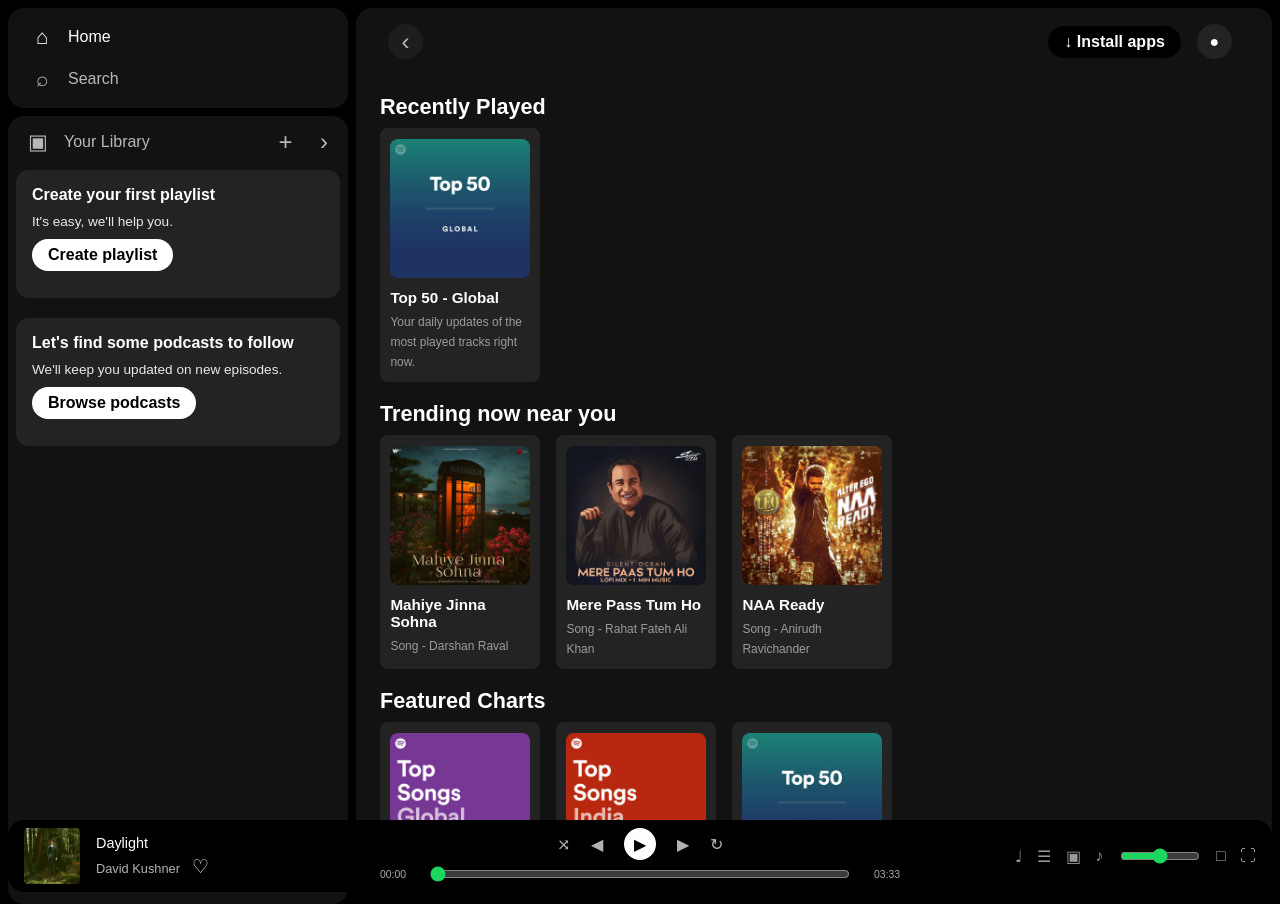
<file: index.html>
<!DOCTYPE html>
<html lang="en">
<head>
    <meta charset="UTF-8">
    <meta name="viewport" content="width=device-width, initial-scale=1.0">
    <meta name="description" content="A Spotify-inspired music player interface">
    <title>My Music App</title>
    <link rel="stylesheet" href="./style.css">
</head>
<body>
    <main class="main">
        <aside class="sidebar">
            <nav class="nav" aria-label="Primary navigation">
                <a class="nav-option active" href="#">
                    <span class="icon" aria-hidden="true">⌂</span>
                    <span>Home</span>
                </a>
                <a class="nav-option" href="#">
                    <span class="icon" aria-hidden="true">⌕</span>
                    <span>Search</span>
                </a>
            </nav>

            <section class="library">
                <div class="option">
                    <a class="nav-option lib-option" href="#">
                        <span class="icon" aria-hidden="true">▣</span>
                        <span>Your Library</span>
                    </a>
                    <div class="icons" aria-label="Library actions">
                        <button type="button" aria-label="Add playlist">+</button>
                        <button type="button" aria-label="Next">›</button>
                    </div>
                </div>

                <div class="lib-box">
                    <div class="box">
                        <p class="box-p1">Create your first playlist</p>
                        <p class="box-p2">It's easy, we'll help you.</p>
                        <button class="badge" type="button">Create playlist</button>
                    </div>

                    <div class="box">
                        <p class="box-p1">Let's find some podcasts to follow</p>
                        <p class="box-p2">We'll keep you updated on new episodes.</p>
                        <button class="badge" type="button">Browse podcasts</button>
                    </div>
                </div>
            </section>
        </aside>

        <section class="main_content">
            <header class="sticky-nav">
                <div class="sticky-nav-icon">
                    <button class="nav-img" type="button" aria-label="Go back">‹</button>
                    <button class="nav-img forward hide" type="button" aria-label="Go forward">›</button>
                </div>

                <div class="sticky-nav-option">
                    <button class="badge nav-item premium hide" type="button">Explore Premium</button>
                    <button class="badge nav-item dark-badge" type="button">
                        <span aria-hidden="true">↓</span> Install apps
                    </button>
                    <button class="user-button nav-item" type="button" aria-label="User account">●</button>
                </div>
            </header>

            <section>
                <h2>Recently Played</h2>
                <div class="cards-container">
                    <article class="card">
                        <img src="./assets/card1img.jpeg.png" class="card-img" alt="Top 50 Global">
                        <h3 class="card-title">Top 50 - Global</h3>
                        <p class="card-info">Your daily updates of the most played tracks right now.</p>
                    </article>
                </div>
            </section>

            <section>
                <h2>Trending now near you</h2>
                <div class="cards-container">
                    <article class="card">
                        <img src="./assets/card2img.jpeg.png" class="card-img" alt="Mahiye Jinna Sohna">
                        <h3 class="card-title">Mahiye Jinna Sohna</h3>
                        <p class="card-info">Song - Darshan Raval</p>
                    </article>

                    <article class="card">
                        <img src="./assets/card3img.jpeg.png" class="card-img" alt="Mere Pass Tum Ho">
                        <h3 class="card-title">Mere Pass Tum Ho</h3>
                        <p class="card-info">Song - Rahat Fateh Ali Khan</p>
                    </article>

                    <article class="card">
                        <img src="./assets/card4img.jpeg.png" class="card-img" alt="NAA Ready">
                        <h3 class="card-title">NAA Ready</h3>
                        <p class="card-info">Song - Anirudh Ravichander</p>
                    </article>
                </div>
            </section>

            <section>
                <h2>Featured Charts</h2>
                <div class="cards-container">
                    <article class="card">
                        <img src="./assets/card5img.jpeg.png" class="card-img" alt="Top Songs Global">
                        <h3 class="card-title">Top Songs - Global</h3>
                        <p class="card-info">Your weekly updates of the most played tracks right now.</p>
                    </article>

                    <article class="card">
                        <img src="./assets/card6img.jpeg.png" class="card-img" alt="Top Songs India">
                        <h3 class="card-title">Top Songs - India</h3>
                        <p class="card-info">Your weekly updates of the most played tracks right now.</p>
                    </article>

                    <article class="card">
                        <img src="./assets/card1img.jpeg.png" class="card-img" alt="Top 50 Global">
                        <h3 class="card-title">Top 50 - Global</h3>
                        <p class="card-info">Your daily updates of the most played tracks right now.</p>
                    </article>
                </div>
            </section>

            <footer class="footer">
                <div class="line"></div>
            </footer>
        </section>

        <footer class="music-player">
            <div class="album">
                <img src="./assets/song.png" class="play-song-img" alt="Daylight album art">
                <div class="track-details">
                    <h3 class="track-title">Daylight</h3>
                    <p class="artist-name">David Kushner <button class="heart" type="button" aria-label="Like song">♡</button></p>
                </div>
            </div>

            <div class="player">
                <div class="player-control" aria-label="Playback controls">
                    <button type="button" class="player-control-icon" aria-label="Shuffle">⤨</button>
                    <button type="button" class="player-control-icon" aria-label="Previous">◀</button>
                    <button type="button" class="player-control-icon play" aria-label="Play">▶</button>
                    <button type="button" class="player-control-icon" aria-label="Next">▶</button>
                    <button type="button" class="player-control-icon" aria-label="Repeat">↻</button>
                </div>

                <div class="playback-bar">
                    <span class="curr-time">00:00</span>
                    <input type="range" min="0" max="100" value="0" class="progress-bar" aria-label="Song progress">
                    <span class="tot-time">03:33</span>
                </div>
            </div>

            <div class="control">
                <div class="control-icon">
                    <button class="play-icon" type="button" aria-label="Microphone">♩</button>
                    <button class="play-icon" type="button" aria-label="Queue">☰</button>
                    <button class="play-icon" type="button" aria-label="Connect to device">▣</button>
                    <button class="play-icon" type="button" aria-label="Volume">♪</button>
                    <input type="range" min="0" max="100" value="50" class="volume" aria-label="Volume">
                    <button class="play-icon" type="button" aria-label="Mini player">□</button>
                    <button class="play-icon" type="button" aria-label="Fullscreen">⛶</button>
                </div>
            </div>
        </footer>
    </main>
</body>
</html>
</file>
<file: style.css>
* {
    box-sizing: border-box;
}

html,
body {
    margin: 0;
    min-height: 100%;
}

body {
    font-family: Arial, Helvetica, sans-serif;
    background: #000;
    color: #fff;
    overflow: hidden;
}

button,
input {
    font: inherit;
}

button {
    border: 0;
    cursor: pointer;
}

.main {
    display: flex;
    height: 100vh;
    padding: 0.5rem;
    gap: 0.5rem;
}

.sidebar {
    width: 340px;
    min-width: 240px;
    background: #000;
    border-radius: 1rem;
}

.nav,
.library {
    background: #121212;
    border-radius: 1rem;
}

.nav {
    display: flex;
    flex-direction: column;
    justify-content: center;
    min-height: 100px;
    padding: 0.3rem 0.75rem;
}

.nav-option {
    display: flex;
    align-items: center;
    gap: 1rem;
    min-height: 2.6rem;
    padding: 0.3rem 0.75rem;
    color: #fff;
    text-decoration: none;
    opacity: 0.7;
}

.nav-option:hover,
.nav-option.active {
    opacity: 1;
}

.icon {
    display: inline-flex;
    width: 1.25rem;
    justify-content: center;
    font-size: 1.3rem;
}

.library {
    height: calc(100vh - 112px);
    margin-top: 0.5rem;
    padding: 0.3rem 0.5rem;
}

.option {
    display: flex;
    align-items: center;
    justify-content: space-between;
}

.lib-option {
    flex: 1;
}

.icons {
    display: flex;
    gap: 0.4rem;
}

.icons button {
    width: 2rem;
    height: 2rem;
    background: transparent;
    color: #fff;
    font-size: 1.5rem;
    opacity: 0.7;
}

.icons button:hover {
    opacity: 1;
}

.lib-box {
    margin-top: 0.5rem;
}

.box {
    min-height: 8rem;
    background: #232323;
    border-radius: 0.8rem;
    margin: 0.3rem 0 1.25rem;
    padding: 0.7rem 1rem;
}

.box-p1 {
    margin: 0.3rem 0;
    font-size: 1rem;
    font-weight: 700;
}

.box-p2 {
    margin: 0.6rem 0;
    font-size: 0.85rem;
    opacity: 0.9;
}

.badge {
    background: #fff;
    color: #000;
    font-weight: 700;
    border-radius: 100px;
    padding: 0.25rem 1rem;
    min-height: 2rem;
}

.badge:hover {
    transform: scale(1.03);
}

.main_content {
    flex: 1;
    min-width: 0;
    background: #121212;
    border-radius: 1rem;
    overflow-y: auto;
    padding: 0 1.5rem 7rem;
    scrollbar-width: thin;
}

.sticky-nav {
    position: sticky;
    top: 0;
    z-index: 10;
    display: flex;
    align-items: center;
    justify-content: space-between;
    padding: 1rem 0;
    background: #121212;
}

.sticky-nav-icon,
.sticky-nav-option {
    display: flex;
    align-items: center;
}

.nav-img {
    width: 2.2rem;
    height: 2.2rem;
    margin-left: 0.5rem;
    border-radius: 50%;
    background: #232323;
    color: #fff;
    font-size: 1.5rem;
    opacity: 0.7;
}

.nav-img:hover {
    opacity: 1;
    background: #000;
}

.nav-item {
    margin-right: 1rem;
}

.dark-badge {
    background: #000;
    color: #fff;
}

.user-button {
    width: 2.2rem;
    height: 2.2rem;
    border-radius: 50%;
    background: #232323;
    color: #fff;
}

h2 {
    margin: 1.2rem 0 0.5rem;
    font-size: 1.35rem;
}

.cards-container {
    display: flex;
    flex-wrap: wrap;
    gap: 1rem;
}

.card {
    width: 160px;
    background: #232323;
    border-radius: 0.5rem;
    padding: 0.65rem;
    transition: background 0.2s ease, transform 0.2s ease;
}

.card:hover {
    background: #2c2c2c;
    transform: translateY(-2px);
}

.card-img {
    display: block;
    width: 100%;
    aspect-ratio: 1;
    object-fit: cover;
    border-radius: 0.5rem;
}

.card-title {
    margin: 0.7rem 0 0.35rem;
    font-size: 0.95rem;
}

.card-info {
    margin: 0;
    color: #fff;
    opacity: 0.55;
    font-size: 0.75rem;
    line-height: 1.25rem;
}

.footer {
    height: 180px;
    display: flex;
    align-items: center;
    justify-content: center;
}

.line {
    width: 90%;
    border-top: 1px solid #fff;
    opacity: 0.4;
}

.music-player {
    position: fixed;
    z-index: 20;
    left: 0.5rem;
    right: 0.5rem;
    bottom: 0.5rem;
    min-height: 72px;
    display: flex;
    align-items: center;
    justify-content: space-between;
    gap: 1rem;
    padding: 0.5rem 1rem;
    background: #000;
    border-radius: 1rem;
}

.album {
    display: flex;
    align-items: center;
    width: 25%;
    min-width: 180px;
    max-width: 320px;
}

.play-song-img {
    width: 56px;
    height: 56px;
    border-radius: 4px;
    object-fit: cover;
}

.track-details {
    margin-left: 1rem;
    min-width: 0;
}

.track-title {
    margin: 0;
    font-size: 0.9rem;
    font-weight: 500;
}

.artist-name {
    margin: 0.25rem 0 0;
    color: #b3b3b3;
    font-size: 0.8rem;
}

.heart {
    padding: 0;
    margin-left: 0.5rem;
    background: transparent;
    color: #fff;
    font-size: 1.2rem;
}

.player {
    width: 50%;
    max-width: 700px;
}

.player-control {
    display: flex;
    justify-content: center;
    align-items: center;
    gap: 1.3rem;
}

.player-control-icon {
    padding: 0;
    background: transparent;
    color: #fff;
    font-size: 1rem;
    opacity: 0.7;
}

.player-control-icon:hover,
.play-icon:hover {
    opacity: 1;
}

.player-control-icon.play {
    width: 2rem;
    height: 2rem;
    border-radius: 50%;
    background: #fff;
    color: #000;
    opacity: 1;
}

.playback-bar {
    display: flex;
    align-items: center;
    justify-content: center;
    gap: 0.5rem;
    margin-top: 0.25rem;
}

.curr-time,
.tot-time {
    min-width: 2.5rem;
    color: #aaa;
    font-size: 0.65rem;
}

.tot-time {
    text-align: right;
}

.progress-bar,
.volume {
    accent-color: #1bd760;
    cursor: pointer;
}

.progress-bar {
    width: 70%;
}

.control {
    width: 25%;
    min-width: 220px;
}

.control-icon {
    display: flex;
    align-items: center;
    justify-content: flex-end;
    gap: 0.9rem;
}

.play-icon {
    padding: 0;
    background: transparent;
    color: #fff;
    font-size: 1rem;
    opacity: 0.6;
}

.volume {
    width: 80px;
}

.hide {
    display: none;
}

@media (max-width: 1000px) {
    .sidebar {
        width: 250px;
    }

    .premium,
    .hide {
        display: none;
    }

    .control {
        min-width: 180px;
    }

    .control-icon {
        gap: 0.5rem;
    }

    .volume {
        width: 60px;
    }
}

@media (max-width: 700px) {
    body {
        overflow: auto;
    }

    .main {
        height: auto;
        min-height: 100vh;
    }

    .sidebar {
        display: none;
    }

    .main_content {
        padding-bottom: 150px;
    }

    .music-player {
        flex-wrap: wrap;
        min-height: 120px;
    }

    .album {
        width: 100%;
        max-width: none;
    }

    .player {
        width: 65%;
    }

    .control {
        width: 30%;
        min-width: 0;
    }

    .play-icon:nth-child(-n + 3),
    .play-icon:nth-last-child(-n + 2) {
        display: none;
    }

    .card {
        width: calc(50% - 0.5rem);
    }
}
</file>
